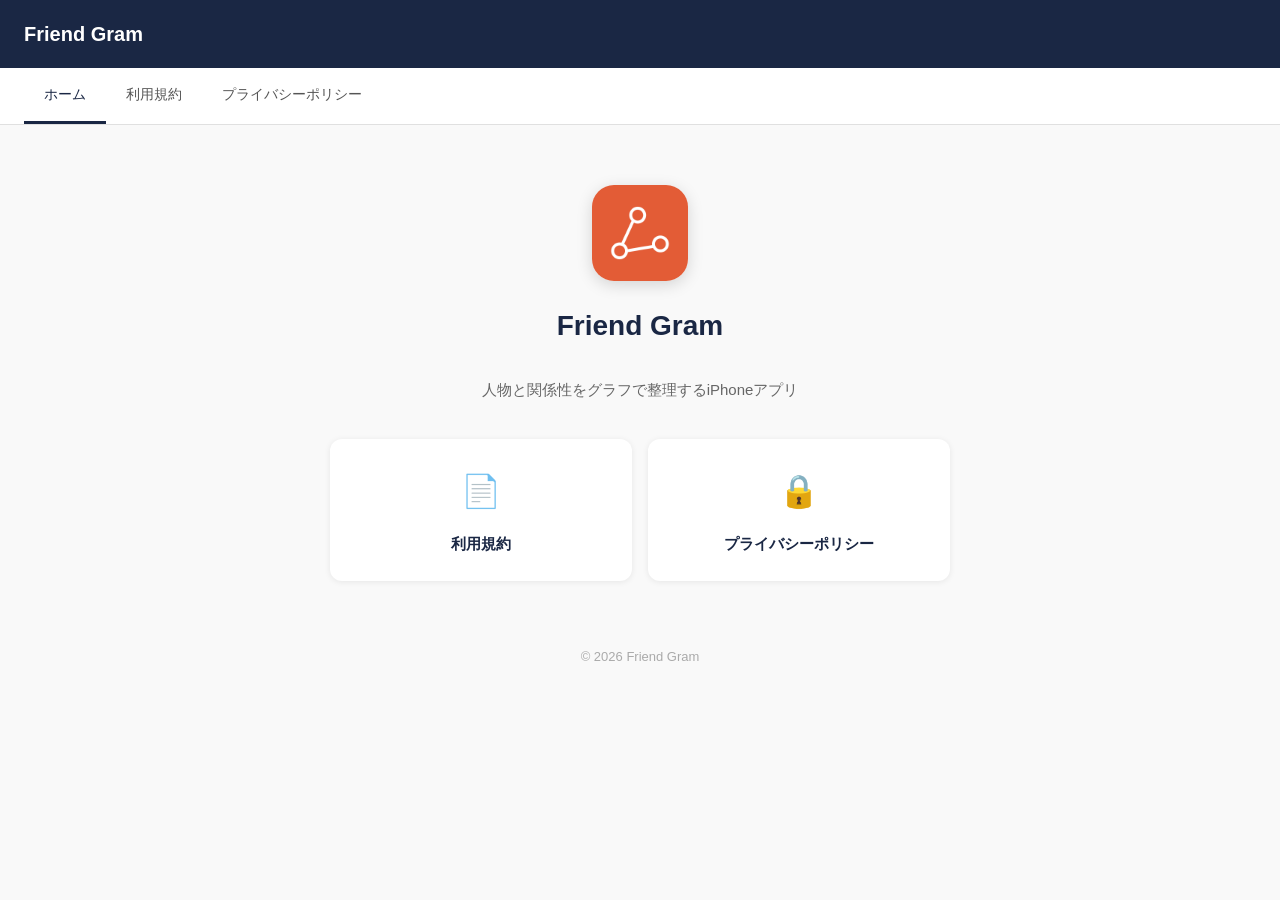
<file: docs/index.html>
<!DOCTYPE html>
<html lang="ja">
<head>
  <meta charset="UTF-8">
  <meta name="viewport" content="width=device-width, initial-scale=1.0">
  <title>Friend Gram</title>
  <link rel="stylesheet" href="style.css">
</head>
<body>

<header>
  <a href="index.html">Friend Gram</a>
</header>

<nav>
  <a href="index.html" class="active">ホーム</a>
  <a href="terms.html">利用規約</a>
  <a href="privacy.html">プライバシーポリシー</a>
</nav>

<div class="hero">
  <img src="icon.png" alt="Friend Gram" style="width:96px;height:96px;border-radius:22px;margin:0 auto 20px;display:block;box-shadow:0 4px 16px rgba(0,0,0,0.15);">
  <h2>Friend Gram</h2>
  <p>人物と関係性をグラフで整理するiPhoneアプリ</p>

  <div class="link-grid">
    <a href="terms.html" class="link-card">
      <div class="icon">📄</div>
      <div class="title">利用規約</div>
    </a>
    <a href="privacy.html" class="link-card">
      <div class="icon">🔒</div>
      <div class="title">プライバシーポリシー</div>
    </a>
  </div>
</div>

<footer>
  &copy; 2026 Friend Gram
</footer>

</body>
</html>
</file>
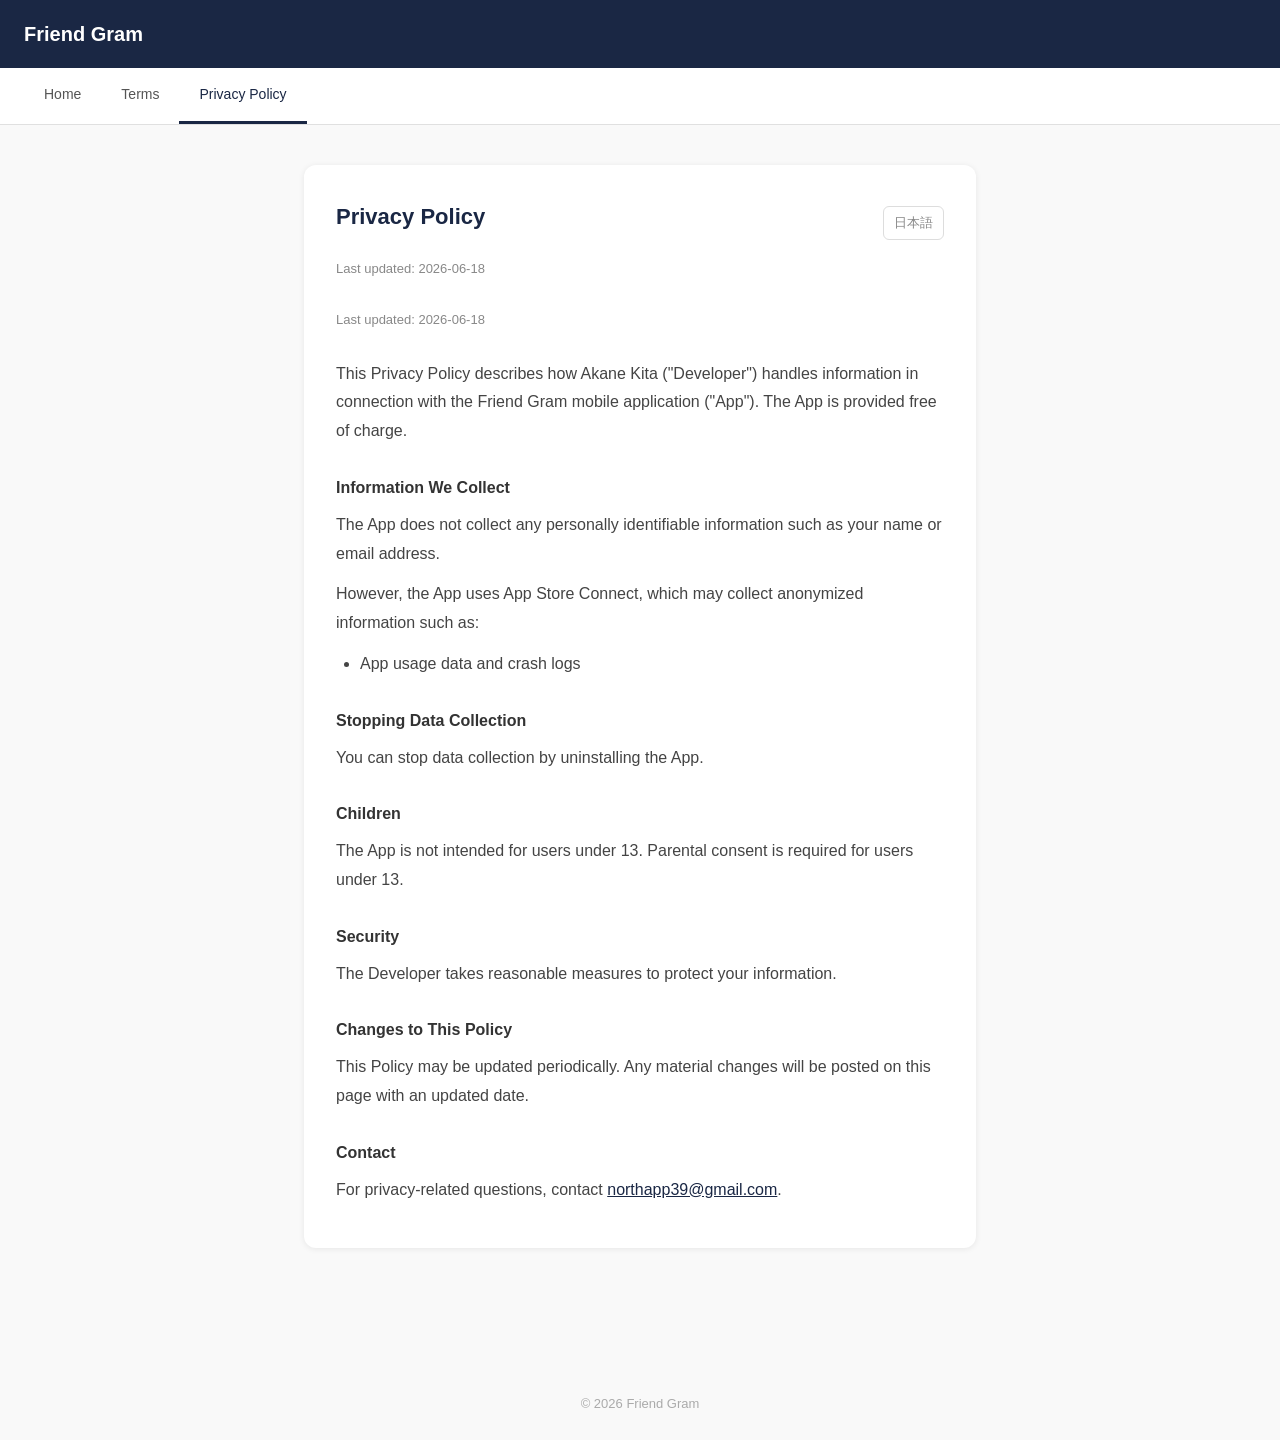
<file: docs/privacy-en.html>
<!DOCTYPE html>
<html lang="en">
<head>
  <meta charset="UTF-8">
  <meta name="viewport" content="width=device-width, initial-scale=1.0">
  <title>Privacy Policy | Friend Gram</title>
  <link rel="stylesheet" href="style.css">
</head>
<body>

<header>
  <a href="index.html">Friend Gram</a>
</header>

<nav>
  <a href="index.html">Home</a>
  <a href="terms-en.html">Terms</a>
  <a href="privacy-en.html" class="active">Privacy Policy</a>
</nav>

<div class="container">
  <div class="card">
    <div style="display:flex;justify-content:space-between;align-items:center;margin-bottom:8px;">
      <h2 style="border:none;margin-bottom:0;">Privacy Policy</h2>
      <a href="privacy.html" style="font-size:13px;color:#888;text-decoration:none;border:1px solid #ddd;padding:4px 10px;border-radius:6px;">日本語</a>
    </div>
    <p class="updated">Last updated: 2026-06-18</p>
    <p class="updated">Last updated: 2026-06-18</p>

    <p>This Privacy Policy describes how Akane Kita ("Developer") handles information in connection with the Friend Gram mobile application ("App"). The App is provided free of charge.</p>

    <h3>Information We Collect</h3>
    <p>The App does not collect any personally identifiable information such as your name or email address.</p>
    <p>However, the App uses App Store Connect, which may collect anonymized information such as:</p>
    <ul>
      <li>App usage data and crash logs</li>
    </ul>

    <h3>Stopping Data Collection</h3>
    <p>You can stop data collection by uninstalling the App.</p>

    <h3>Children</h3>
    <p>The App is not intended for users under 13. Parental consent is required for users under 13.</p>

    <h3>Security</h3>
    <p>The Developer takes reasonable measures to protect your information.</p>

    <h3>Changes to This Policy</h3>
    <p>This Policy may be updated periodically. Any material changes will be posted on this page with an updated date.</p>

    <h3>Contact</h3>
    <p>For privacy-related questions, contact <a href="mailto:northapp39@gmail.com">northapp39@gmail.com</a>.</p>
  </div>
</div>

<footer>
  &copy; 2026 Friend Gram
</footer>

</body>
</html>
</file>
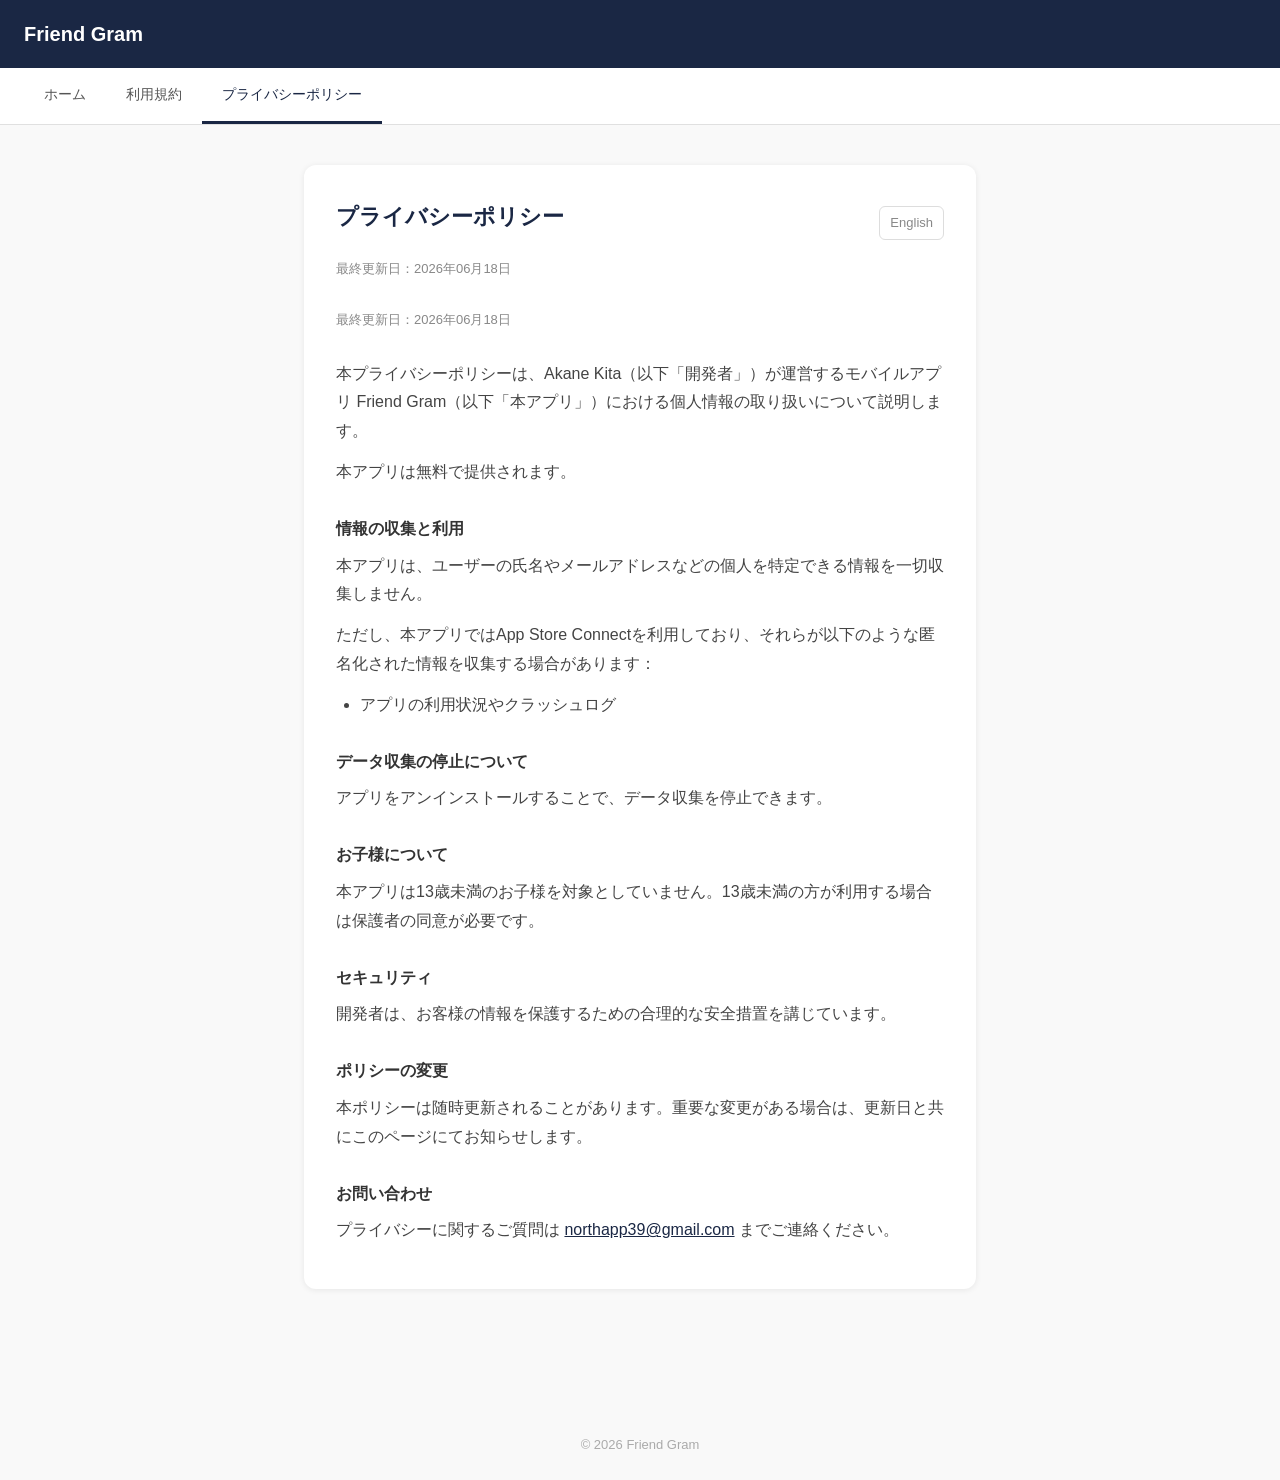
<file: docs/privacy.html>
<!DOCTYPE html>
<html lang="ja">
<head>
  <meta charset="UTF-8">
  <meta name="viewport" content="width=device-width, initial-scale=1.0">
  <title>プライバシーポリシー | Friend Gram</title>
  <link rel="stylesheet" href="style.css">
</head>
<body>

<header>
  <a href="index.html">Friend Gram</a>
</header>

<nav>
  <a href="index.html">ホーム</a>
  <a href="terms.html">利用規約</a>
  <a href="privacy.html" class="active">プライバシーポリシー</a>
</nav>

<div class="container">
  <div class="card">
    <div style="display:flex;justify-content:space-between;align-items:center;margin-bottom:8px;">
      <h2 style="border:none;margin-bottom:0;">プライバシーポリシー</h2>
      <a href="privacy-en.html" style="font-size:13px;color:#888;text-decoration:none;border:1px solid #ddd;padding:4px 10px;border-radius:6px;">English</a>
    </div>
    <p class="updated">最終更新日：2026年06月18日</p>
    <p class="updated">最終更新日：2026年06月18日</p>


    <p>本プライバシーポリシーは、Akane Kita（以下「開発者」）が運営するモバイルアプリ Friend Gram（以下「本アプリ」）における個人情報の取り扱いについて説明します。</p>
    <p>本アプリは無料で提供されます。</p>

    <h3>情報の収集と利用</h3>
    <p>本アプリは、ユーザーの氏名やメールアドレスなどの個人を特定できる情報を一切収集しません。</p>
    <p>ただし、本アプリではApp Store Connectを利用しており、それらが以下のような匿名化された情報を収集する場合があります：</p>
    <ul>
    <li>アプリの利用状況やクラッシュログ</li>
    </ul>

    <h3>データ収集の停止について</h3>
    <p>アプリをアンインストールすることで、データ収集を停止できます。</p>

    <h3>お子様について</h3>
    <p>本アプリは13歳未満のお子様を対象としていません。13歳未満の方が利用する場合は保護者の同意が必要です。</p>

    <h3>セキュリティ</h3>
    <p>開発者は、お客様の情報を保護するための合理的な安全措置を講じています。</p>

    <h3>ポリシーの変更</h3>
    <p>本ポリシーは随時更新されることがあります。重要な変更がある場合は、更新日と共にこのページにてお知らせします。</p>

    <h3>お問い合わせ</h3>
    <p>プライバシーに関するご質問は <a href="mailto:northapp39@gmail.com">northapp39@gmail.com</a> までご連絡ください。</p>
  </div>
</div>

<footer>
  &copy; 2026 Friend Gram
</footer>

</body>
</html>
</file>
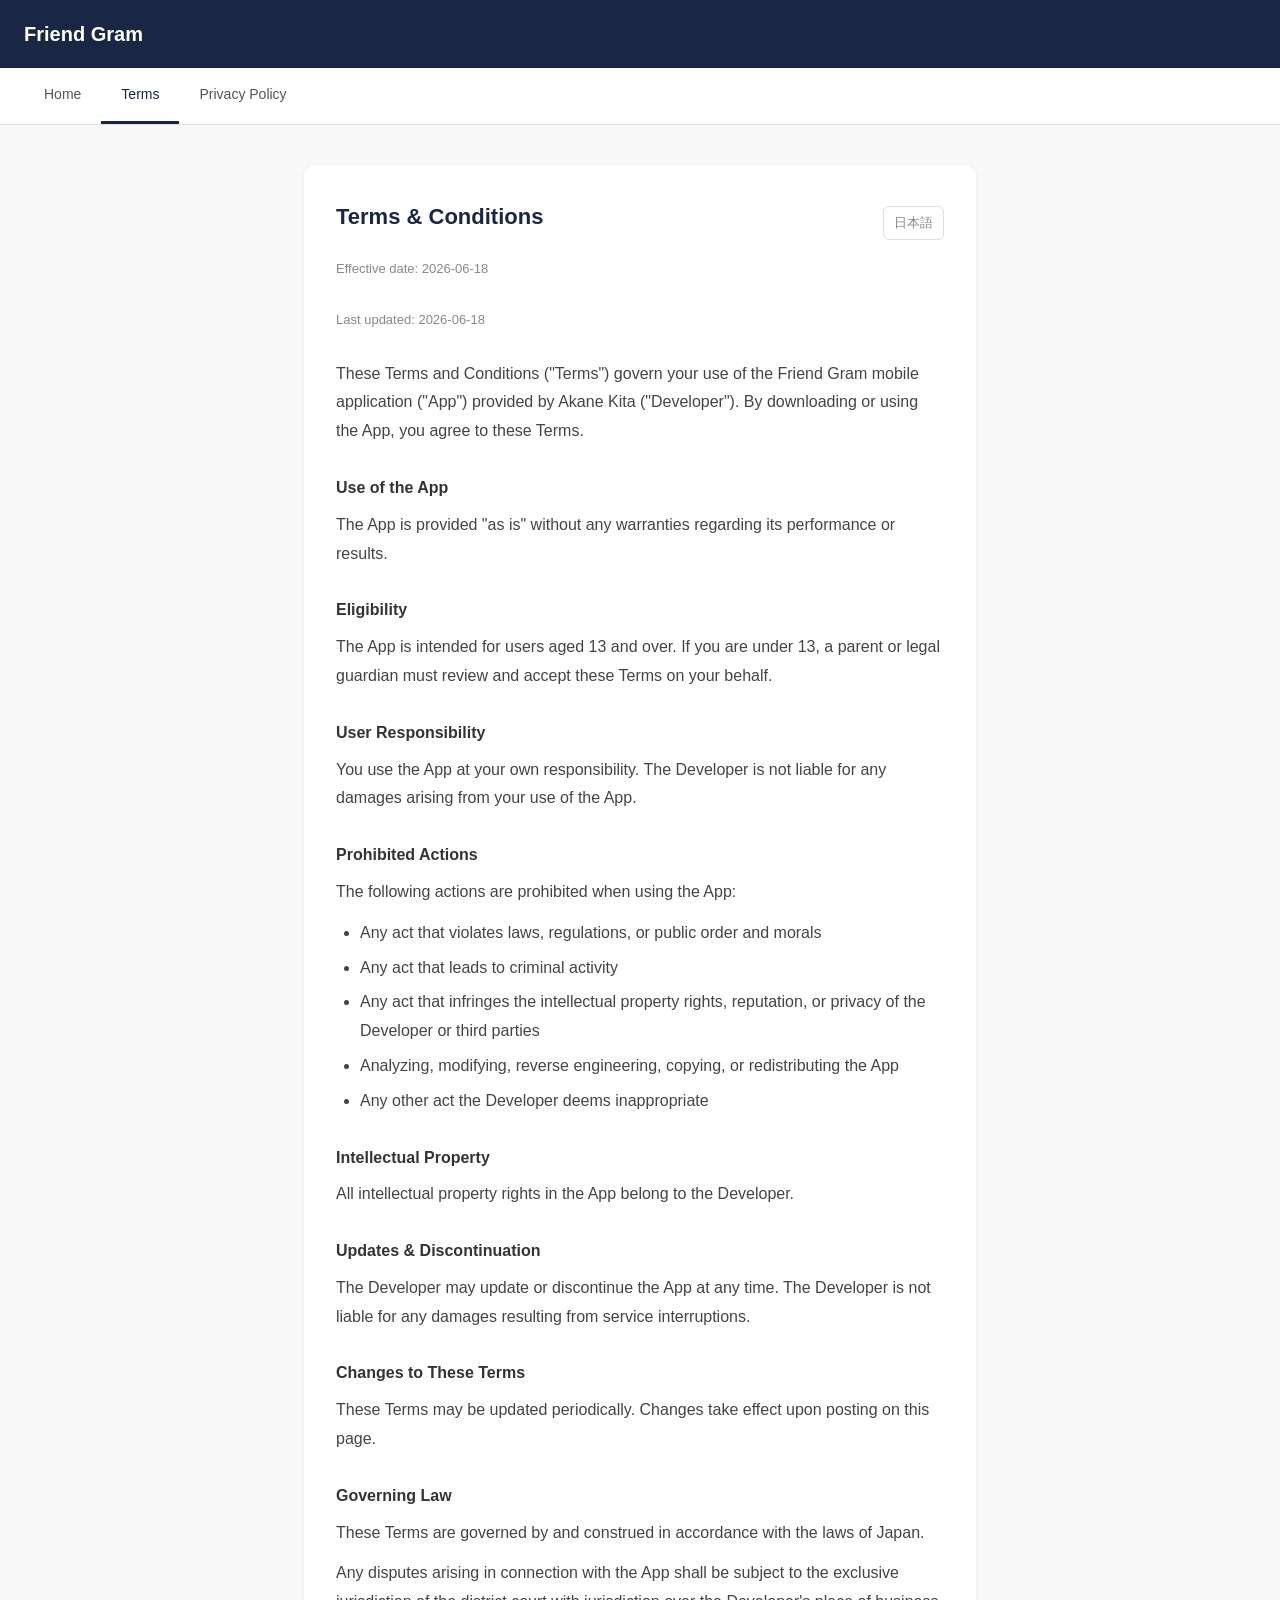
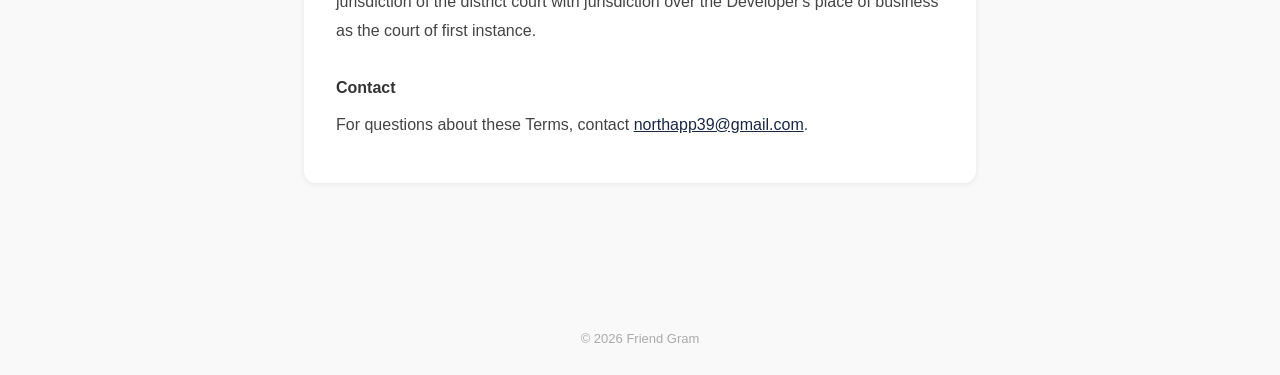
<file: docs/terms-en.html>
<!DOCTYPE html>
<html lang="en">
<head>
  <meta charset="UTF-8">
  <meta name="viewport" content="width=device-width, initial-scale=1.0">
  <title>Terms &amp; Conditions | Friend Gram</title>
  <link rel="stylesheet" href="style.css">
</head>
<body>

<header>
  <a href="index.html">Friend Gram</a>
</header>

<nav>
  <a href="index.html">Home</a>
  <a href="terms-en.html" class="active">Terms</a>
  <a href="privacy-en.html">Privacy Policy</a>
</nav>

<div class="container">
  <div class="card">
    <div style="display:flex;justify-content:space-between;align-items:center;margin-bottom:8px;">
      <h2 style="border:none;margin-bottom:0;">Terms &amp; Conditions</h2>
      <a href="terms.html" style="font-size:13px;color:#888;text-decoration:none;border:1px solid #ddd;padding:4px 10px;border-radius:6px;">日本語</a>
    </div>
    <p class="updated">Effective date: 2026-06-18</p>
    <p class="updated">Last updated: 2026-06-18</p>

    <p>These Terms and Conditions ("Terms") govern your use of the Friend Gram mobile application ("App") provided by Akane Kita ("Developer"). By downloading or using the App, you agree to these Terms.</p>

    <h3>Use of the App</h3>
    <p>The App is provided "as is" without any warranties regarding its performance or results.</p>

    <h3>Eligibility</h3>
    <p>The App is intended for users aged 13 and over. If you are under 13, a parent or legal guardian must review and accept these Terms on your behalf.</p>

    <h3>User Responsibility</h3>
    <p>You use the App at your own responsibility. The Developer is not liable for any damages arising from your use of the App.</p>

    <h3>Prohibited Actions</h3>
    <p>The following actions are prohibited when using the App:</p>
    <ul>
      <li>Any act that violates laws, regulations, or public order and morals</li>
      <li>Any act that leads to criminal activity</li>
      <li>Any act that infringes the intellectual property rights, reputation, or privacy of the Developer or third parties</li>
      <li>Analyzing, modifying, reverse engineering, copying, or redistributing the App</li>
      <li>Any other act the Developer deems inappropriate</li>
    </ul>

    <h3>Intellectual Property</h3>
    <p>All intellectual property rights in the App belong to the Developer.</p>

    <h3>Updates &amp; Discontinuation</h3>
    <p>The Developer may update or discontinue the App at any time. The Developer is not liable for any damages resulting from service interruptions.</p>

    <h3>Changes to These Terms</h3>
    <p>These Terms may be updated periodically. Changes take effect upon posting on this page.</p>

    <h3>Governing Law</h3>
    <p>These Terms are governed by and construed in accordance with the laws of Japan.</p>
    <p>Any disputes arising in connection with the App shall be subject to the exclusive jurisdiction of the district court with jurisdiction over the Developer's place of business as the court of first instance.</p>

    <h3>Contact</h3>
    <p>For questions about these Terms, contact <a href="mailto:northapp39@gmail.com">northapp39@gmail.com</a>.</p>
  </div>
</div>

<footer>
  &copy; 2026 Friend Gram
</footer>

</body>
</html>
</file>
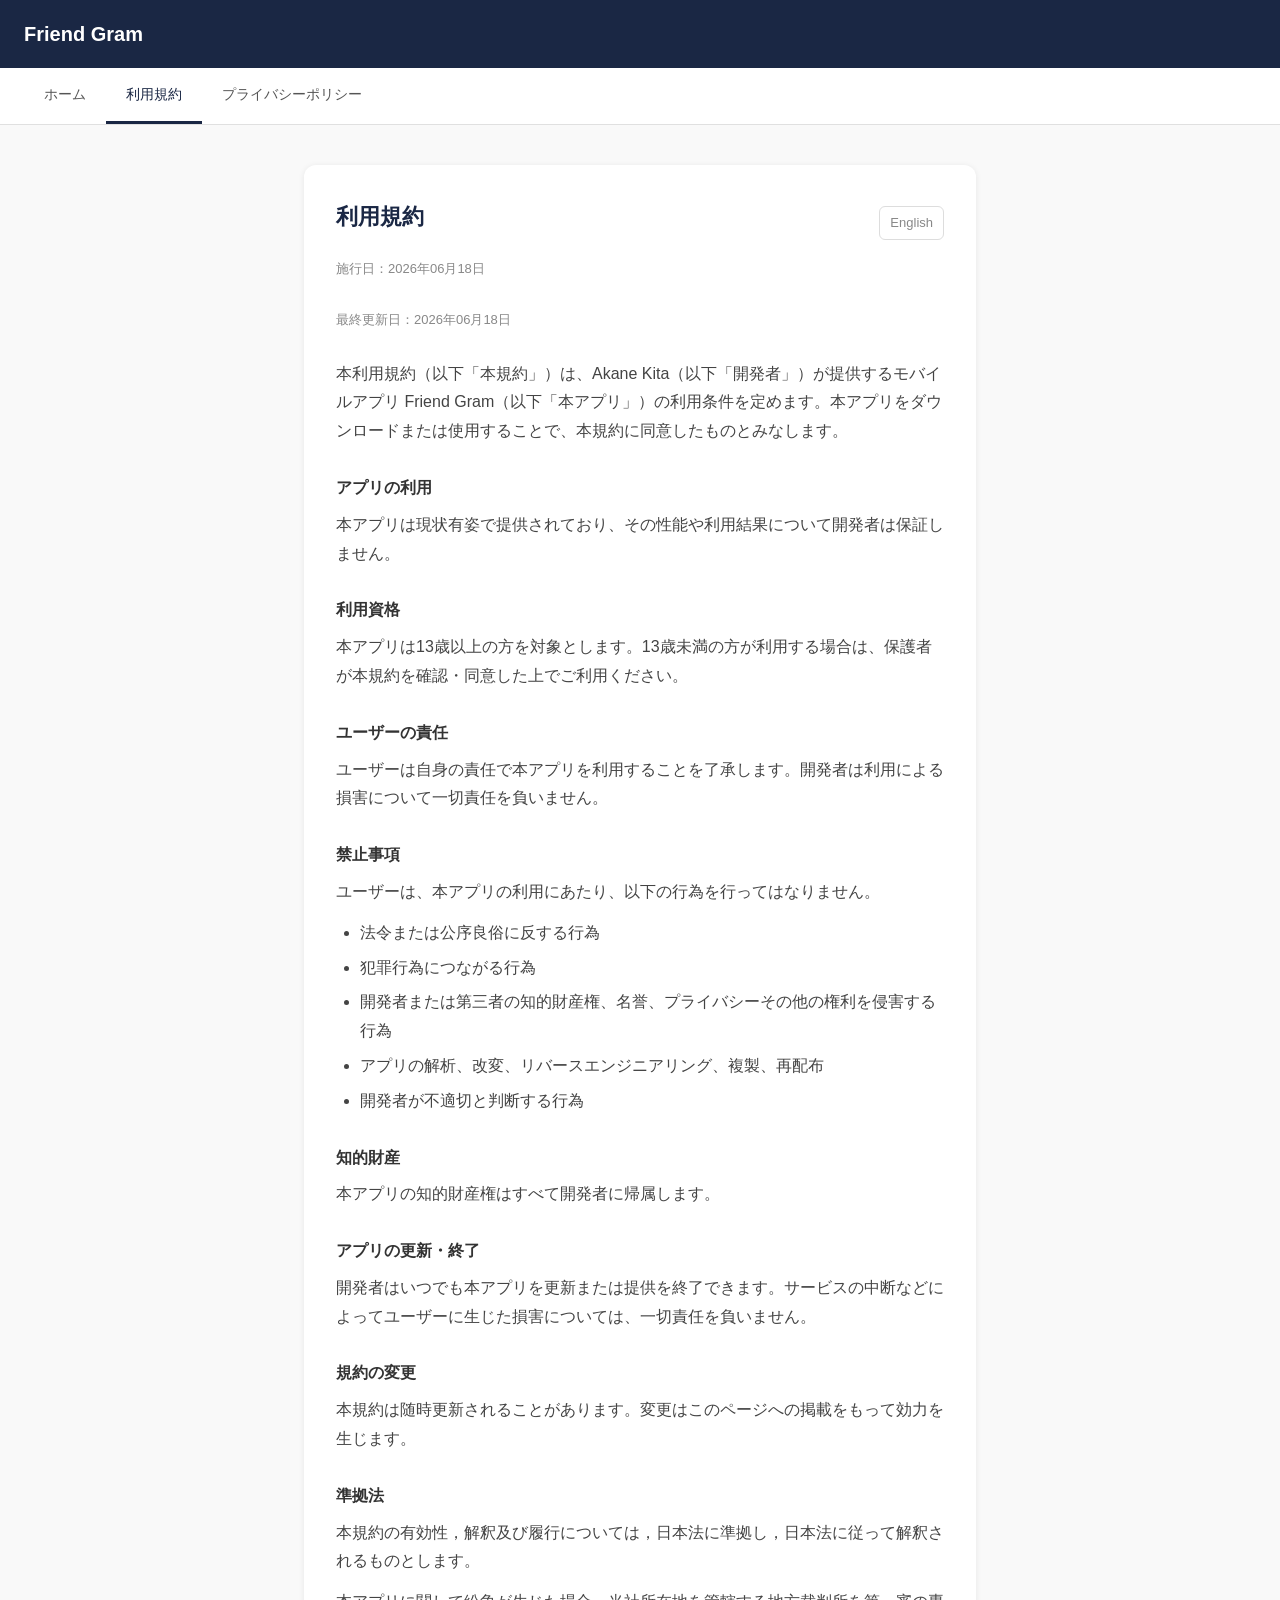
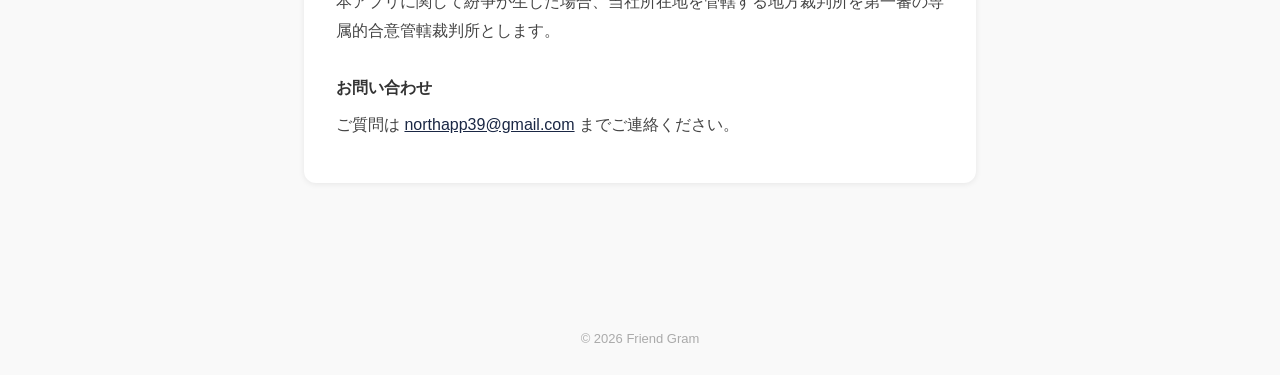
<file: docs/terms.html>
<!DOCTYPE html>
<html lang="ja">
<head>
  <meta charset="UTF-8">
  <meta name="viewport" content="width=device-width, initial-scale=1.0">
  <title>利用規約 | Friend Gram</title>
  <link rel="stylesheet" href="style.css">
</head>
<body>

<header>
  <a href="index.html">Friend Gram</a>
</header>

<nav>
  <a href="index.html">ホーム</a>
  <a href="terms.html" class="active">利用規約</a>
  <a href="privacy.html">プライバシーポリシー</a>
</nav>

<div class="container">
  <div class="card">
    <div style="display:flex;justify-content:space-between;align-items:center;margin-bottom:8px;">
      <h2 style="border:none;margin-bottom:0;">利用規約</h2>
      <a href="terms-en.html" style="font-size:13px;color:#888;text-decoration:none;border:1px solid #ddd;padding:4px 10px;border-radius:6px;">English</a>
    </div>
    <p class="updated">施行日：2026年06月18日</p>
    <p class="updated">最終更新日：2026年06月18日</p>

    <p>本利用規約（以下「本規約」）は、Akane Kita（以下「開発者」）が提供するモバイルアプリ Friend Gram（以下「本アプリ」）の利用条件を定めます。本アプリをダウンロードまたは使用することで、本規約に同意したものとみなします。</p>

    <h3>アプリの利用</h3>
    <p>本アプリは現状有姿で提供されており、その性能や利用結果について開発者は保証しません。</p>

    <h3>利用資格</h3>
    <p>本アプリは13歳以上の方を対象とします。13歳未満の方が利用する場合は、保護者が本規約を確認・同意した上でご利用ください。</p>

    <h3>ユーザーの責任</h3>
    <p>ユーザーは自身の責任で本アプリを利用することを了承します。開発者は利用による損害について一切責任を負いません。</p>

    <h3>禁止事項</h3>
    <p>ユーザーは、本アプリの利用にあたり、以下の行為を行ってはなりません。</p>
    <ul>
    <li>法令または公序良俗に反する行為</li>
    <li>犯罪行為につながる行為</li>
    <li>開発者または第三者の知的財産権、名誉、プライバシーその他の権利を侵害する行為</li>
    <li>アプリの解析、改変、リバースエンジニアリング、複製、再配布</li>
    <li>開発者が不適切と判断する行為</li>
    </ul>

    <h3>知的財産</h3>
    <p>本アプリの知的財産権はすべて開発者に帰属します。</p>

    <h3>アプリの更新・終了</h3>
    <p>開発者はいつでも本アプリを更新または提供を終了できます。サービスの中断などによってユーザーに生じた損害については、一切責任を負いません。</p>

    <h3>規約の変更</h3>
    <p>本規約は随時更新されることがあります。変更はこのページへの掲載をもって効力を生じます。</p>

    <h3>準拠法</h3>
    <p>本規約の有効性，解釈及び履行については，日本法に準拠し，日本法に従って解釈されるものとします。</p>
    <p>本アプリに関して紛争が生じた場合、当社所在地を管轄する地方裁判所を第一審の専属的合意管轄裁判所とします。</p>

    <h3>お問い合わせ</h3>
    <p>ご質問は <a href="mailto:northapp39@gmail.com">northapp39@gmail.com</a> までご連絡ください。</p>
  </div>
</div>

<footer>
  &copy; 2026 Friend Gram
</footer>

</body>
</html>
</file>
<file: docs/style.css>
* {
  box-sizing: border-box;
  margin: 0;
  padding: 0;
}

body {
  font-family: -apple-system, BlinkMacSystemFont, "Hiragino Sans", "Yu Gothic", sans-serif;
  font-size: 16px;
  line-height: 1.8;
  color: #333;
  background: #f9f9f9;
}

header {
  background: #1A2744;
  color: white;
  padding: 16px 24px;
  display: flex;
  align-items: center;
  gap: 12px;
}

header h1 {
  font-size: 20px;
  font-weight: 700;
  text-decoration: none;
  color: white;
}

header a {
  color: white;
  text-decoration: none;
  font-size: 20px;
  font-weight: 700;
}

nav {
  background: #fff;
  border-bottom: 1px solid #e0e0e0;
  padding: 0 24px;
  display: flex;
  gap: 0;
}

nav a {
  display: inline-block;
  padding: 14px 20px;
  color: #555;
  text-decoration: none;
  font-size: 14px;
  border-bottom: 3px solid transparent;
  transition: color 0.2s, border-color 0.2s;
}

nav a:hover,
nav a.active {
  color: #1A2744;
  border-bottom-color: #1A2744;
}

.container {
  max-width: 720px;
  margin: 40px auto;
  padding: 0 24px 80px;
}

h2 {
  font-size: 22px;
  font-weight: 700;
  margin-bottom: 24px;
  padding-bottom: 12px;
  border-bottom: 2px solid #e0e0e0;
  color: #1A2744;
}

h3 {
  font-size: 16px;
  font-weight: 700;
  margin: 28px 0 8px;
  color: #333;
}

p {
  margin-bottom: 12px;
  color: #444;
}

ul, ol {
  padding-left: 24px;
  margin-bottom: 12px;
  color: #444;
}

li {
  margin-bottom: 6px;
}

.updated {
  font-size: 13px;
  color: #888;
  margin-bottom: 28px;
}

.card {
  background: white;
  border-radius: 12px;
  padding: 32px;
  box-shadow: 0 1px 6px rgba(0,0,0,0.08);
}

a {
  color: #1A2744;
}

footer {
  text-align: center;
  padding: 24px;
  font-size: 13px;
  color: #aaa;
}

/* index only */
.hero {
  text-align: center;
  padding: 60px 24px 40px;
}

.hero .app-icon {
  width: 96px;
  height: 96px;
  border-radius: 22px;
  background: #1A2744;
  margin: 0 auto 20px;
  display: flex;
  align-items: center;
  justify-content: center;
  font-size: 48px;
}

.hero h2 {
  border: none;
  font-size: 28px;
  margin-bottom: 12px;
}

.hero p {
  font-size: 15px;
  color: #666;
  max-width: 400px;
  margin: 0 auto 36px;
}

.link-grid {
  display: grid;
  grid-template-columns: repeat(auto-fit, minmax(180px, 1fr));
  gap: 16px;
  max-width: 620px;
  margin: 0 auto;
}

.link-card {
  background: white;
  border-radius: 12px;
  padding: 24px 20px;
  text-align: center;
  text-decoration: none;
  color: #333;
  box-shadow: 0 1px 6px rgba(0,0,0,0.08);
  transition: transform 0.15s, box-shadow 0.15s;
}

.link-card:hover {
  transform: translateY(-2px);
  box-shadow: 0 4px 16px rgba(0,0,0,0.12);
}

.link-card .icon {
  font-size: 32px;
  margin-bottom: 10px;
}

.link-card .title {
  font-size: 15px;
  font-weight: 700;
  color: #1A2744;
}

/* contact form */
.form-group {
  margin-bottom: 20px;
}

label {
  display: block;
  font-size: 14px;
  font-weight: 600;
  margin-bottom: 6px;
  color: #555;
}

input[type="text"],
input[type="email"],
textarea {
  width: 100%;
  padding: 10px 14px;
  border: 1px solid #ddd;
  border-radius: 8px;
  font-size: 15px;
  font-family: inherit;
  color: #333;
  background: #fafafa;
  transition: border-color 0.2s;
}

input:focus,
textarea:focus {
  outline: none;
  border-color: #1A2744;
  background: #fff;
}

textarea {
  resize: vertical;
  min-height: 140px;
}

.btn {
  display: inline-block;
  padding: 12px 32px;
  background: #1A2744;
  color: white;
  border: none;
  border-radius: 8px;
  font-size: 15px;
  font-weight: 600;
  cursor: pointer;
  font-family: inherit;
  transition: background 0.2s;
}

.btn:hover {
  background: #243b6e;
}
</file>
